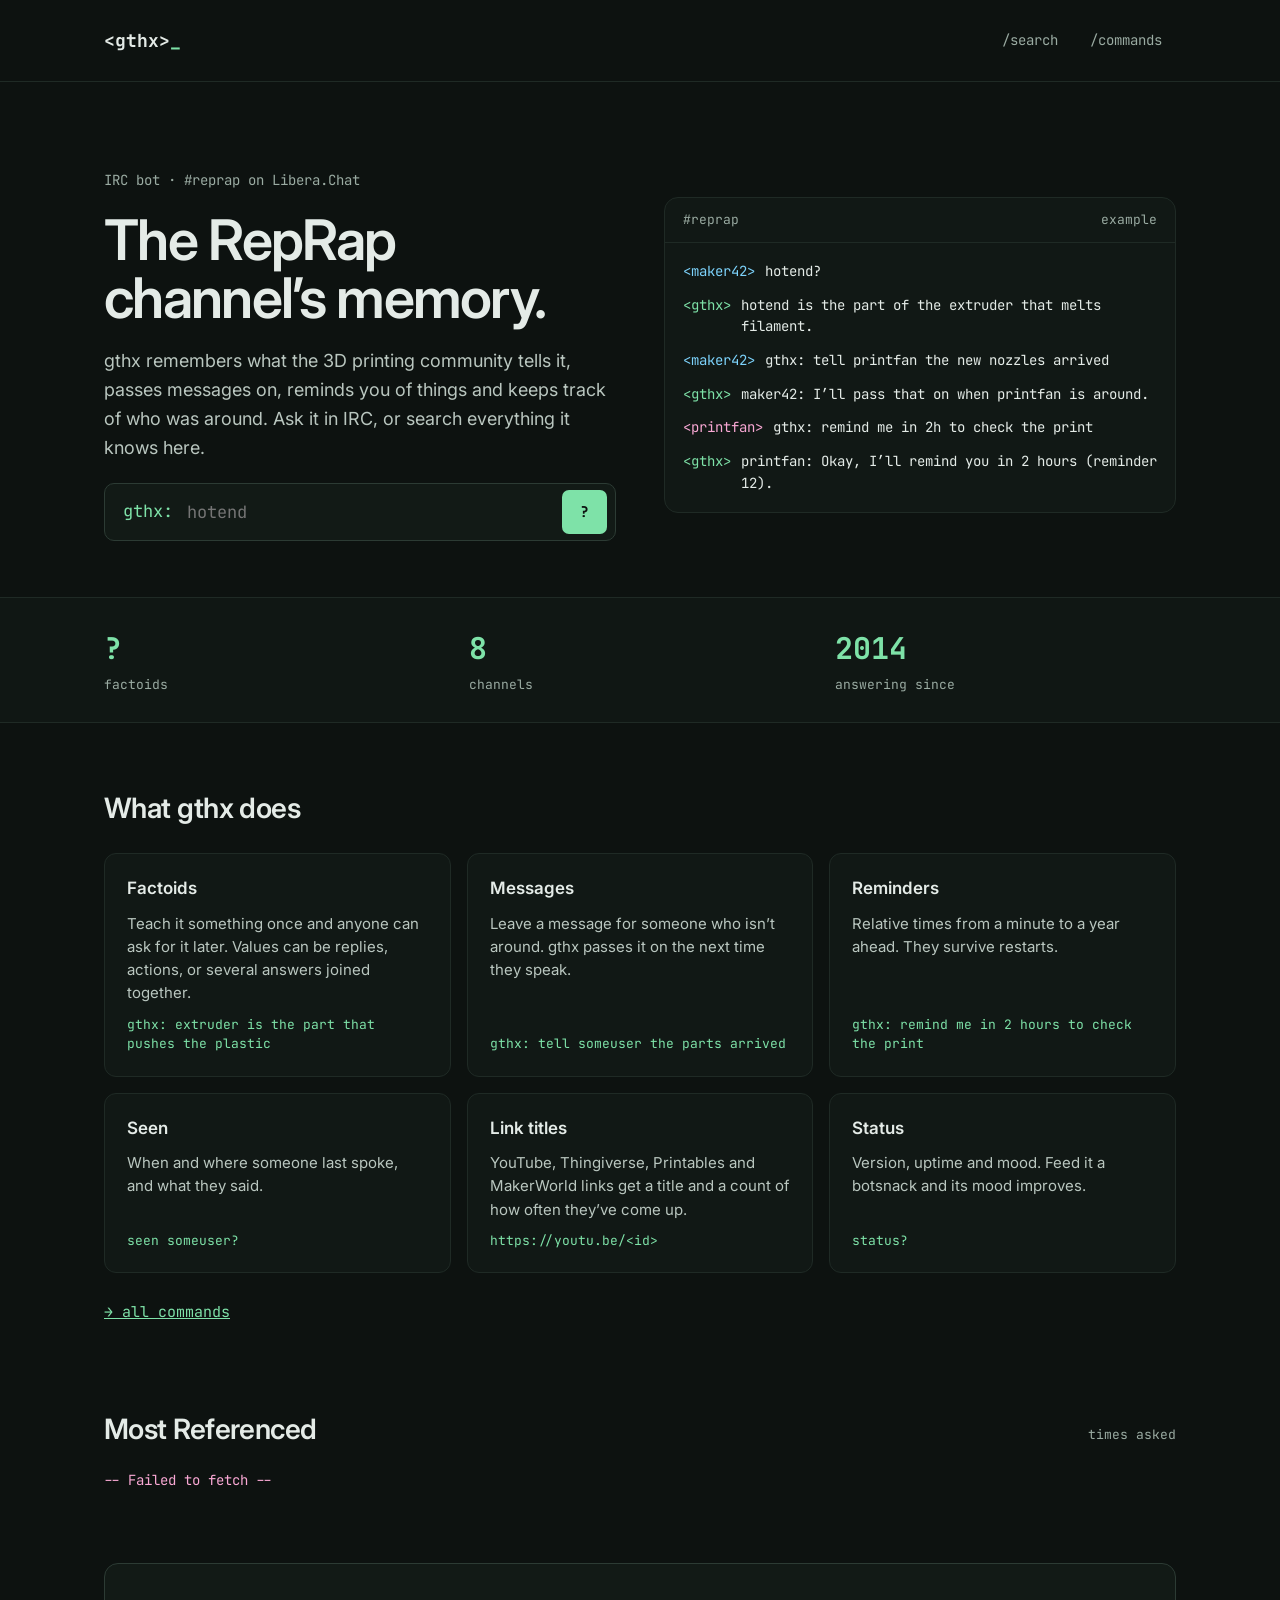
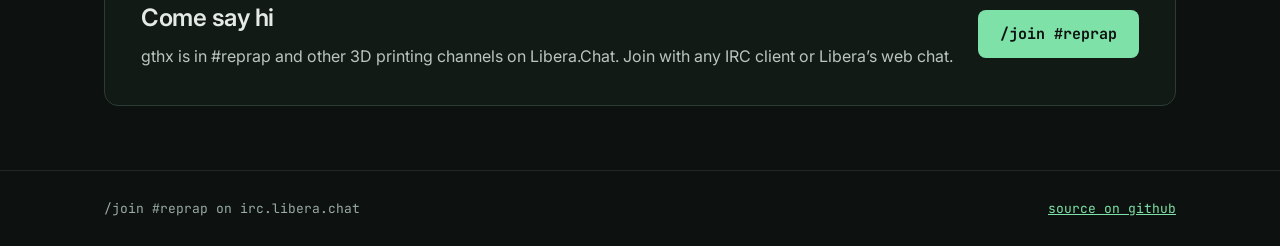
<file: site/index.html>
<!doctype html>
<html lang="en">
<head>
<meta charset="utf-8">
<meta name="viewport" content="width=device-width, initial-scale=1">
<title>gthx · the RepRap channel’s memory</title>
<meta name="description" content="gthx is the factoid bot in #reprap on Libera.Chat. Search everything the 3D printing community has taught it.">
<link rel="icon" href="favicon.ico">
<link rel="preconnect" href="https://fonts.googleapis.com">
<link rel="preconnect" href="https://fonts.gstatic.com" crossorigin>
<link rel="stylesheet" href="https://fonts.googleapis.com/css2?family=JetBrains+Mono:wght@400;500;700&amp;family=Inter:wght@400;500;600&amp;display=swap">
<link rel="stylesheet" href="assets/site.css">
<script src="assets/config.js"></script>
<script src="assets/site.js" defer></script>
</head>
<body data-page="home">
<header class="site-header">
<div class="wrap">
<a class="logo" href="./">&lt;gthx&gt;<span>_</span></a>
<nav class="site-nav" aria-label="Main">
<a href="search.html">/search</a>
<a href="commands.html">/commands</a>
</nav>
</div>
</header>

<main>
<section class="hero">
<div class="wrap">
<div class="hero-text">
<p class="eyebrow">IRC bot · #reprap on Libera.Chat</p>
<h1>The RepRap channel’s memory.</h1>
<p class="lead">gthx remembers what the 3D printing community tells it, passes messages on, reminds you of things and keeps track of who was around. Ask it in IRC, or search everything it knows here.</p>
<form class="search-box" role="search" action="search.html" method="get">
<label for="q">gthx:</label>
<input id="q" name="q" type="search" placeholder="hotend" maxlength="100" autocomplete="off" required>
<button type="submit" aria-label="Search">?</button>
</form>
</div>

<figure class="chat" aria-label="An example conversation with gthx">
<div class="chat-title"><span>#reprap</span><span>example</span></div>
<div class="chat-log">
<p><span class="nick nick-user">&lt;maker42&gt;</span><span>hotend?</span></p>
<p><span class="nick nick-bot">&lt;gthx&gt;</span><span>hotend is the part of the extruder that melts filament.</span></p>
<p><span class="nick nick-user">&lt;maker42&gt;</span><span>gthx: tell printfan the new nozzles arrived</span></p>
<p><span class="nick nick-bot">&lt;gthx&gt;</span><span>maker42: I’ll pass that on when printfan is around.</span></p>
<p><span class="nick nick-other">&lt;printfan&gt;</span><span>gthx: remind me in 2h to check the print</span></p>
<p><span class="nick nick-bot">&lt;gthx&gt;</span><span>printfan: Okay, I’ll remind you in 2 hours (reminder 12).</span></p>
</div>
</figure>
</div>
</section>

<section class="stats" aria-label="Stats">
<div class="wrap">
<div class="stat"><span class="stat-value" id="stat-factoids">…</span><span class="stat-label">factoids</span></div>
<div class="stat"><span class="stat-value">8</span><span class="stat-label">channels</span></div>
<div class="stat"><span class="stat-value">2014</span><span class="stat-label">answering since</span></div>
</div>
</section>

<div class="wrap home-sections">
<section aria-labelledby="what">
<h2 id="what">What gthx does</h2>
<div class="features">
<article class="feature"><h3>Factoids</h3><p>Teach it something once and anyone can ask for it later. Values can be replies, actions, or several answers joined together.</p><code>gthx: extruder is the part that pushes the plastic</code></article>
<article class="feature"><h3>Messages</h3><p>Leave a message for someone who isn’t around. gthx passes it on the next time they speak.</p><code>gthx: tell someuser the parts arrived</code></article>
<article class="feature"><h3>Reminders</h3><p>Relative times from a minute to a year ahead. They survive restarts.</p><code>gthx: remind me in 2 hours to check the print</code></article>
<article class="feature"><h3>Seen</h3><p>When and where someone last spoke, and what they said.</p><code>seen someuser?</code></article>
<article class="feature"><h3>Link titles</h3><p>YouTube, Thingiverse, Printables and MakerWorld links get a title and a count of how often they’ve come up.</p><code>https://youtu.be/&lt;id&gt;</code></article>
<article class="feature"><h3>Status</h3><p>Version, uptime and mood. Feed it a botsnack and its mood improves.</p><code>status?</code></article>
</div>
<a class="more-link" href="commands.html">→ all commands</a>
</section>

<section aria-labelledby="top">
<div class="section-head">
<h2 id="top">Most Referenced</h2>
<span class="note">times asked</span>
</div>
<p class="status" id="top-status">-- loading --</p>
<ol class="ranked top-grid" id="top-list"></ol>
</section>

<section class="join" aria-labelledby="join">
<div>
<h2 id="join">Come say hi</h2>
<p>gthx is in #reprap and other 3D printing channels on Libera.Chat. Join with any IRC client or Libera’s web chat.</p>
</div>
<a class="button" href="https://web.libera.chat/#reprap">/join #reprap</a>
</section>
</div>
</main>

<footer class="site-footer">
<div class="wrap">
<span>/join #reprap on irc.libera.chat</span>
<a href="https://github.com/gunnbr/GthxNetBot">source on github</a>
</div>
</footer>
</body>
</html>
</file>
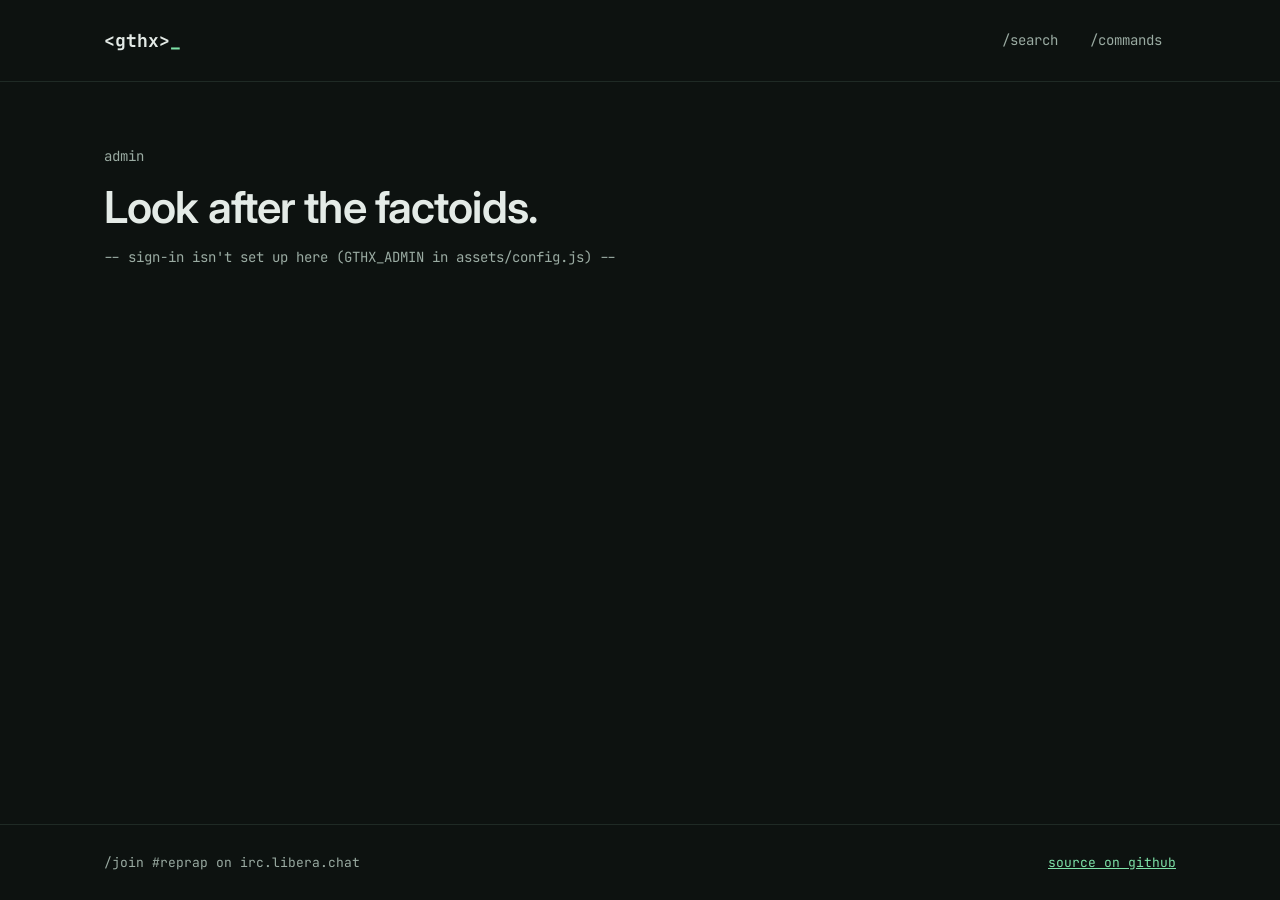
<file: site/admin.html>
<!doctype html>
<html lang="en">
<head>
<meta charset="utf-8">
<meta name="viewport" content="width=device-width, initial-scale=1">
<title>Admin · gthx</title>
<meta name="robots" content="noindex">
<link rel="icon" href="favicon.ico">
<link rel="preconnect" href="https://fonts.googleapis.com">
<link rel="preconnect" href="https://fonts.gstatic.com" crossorigin>
<link rel="stylesheet" href="https://fonts.googleapis.com/css2?family=JetBrains+Mono:wght@400;500;700&amp;family=Inter:wght@400;500;600&amp;display=swap">
<link rel="stylesheet" href="assets/site.css">
<script src="assets/config.js"></script>
<script src="assets/admin.js" defer></script>
</head>
<body data-page="admin">
<header class="site-header">
<div class="wrap">
<a class="logo" href="./">&lt;gthx&gt;<span>_</span></a>
<nav class="site-nav" aria-label="Main">
<a href="search.html">/search</a>
<a href="commands.html">/commands</a>
</nav>
</div>
</header>

<main>
<section class="doc-head">
<div class="wrap">
<p class="eyebrow">admin</p>
<h1>Look after the factoids.</h1>
<div class="admin-account">
<p class="status" id="account-status" aria-live="polite">-- checking sign-in --</p>
<button type="button" class="button" id="sign-in" hidden>sign in</button>
<button type="button" class="button button-quiet" id="sign-out" hidden>sign out</button>
</div>
</div>
</section>

<div class="wrap admin-body" id="admin-panels" hidden>
<p class="status" id="action-status" aria-live="polite" hidden></p>

<section class="admin-panel" aria-labelledby="find-heading">
<h2 id="find-heading">/find</h2>
<p class="intro">Search items and values. You can change a value even when its item is locked; locking stops the bot from changing or forgetting it.</p>
<form class="search-box" id="find-form" role="search">
<label for="find-q">gthx:</label>
<input id="find-q" name="q" type="search" placeholder="hotend" maxlength="100" autocomplete="off" required>
<button type="submit" aria-label="Search">?</button>
</form>
<p class="status" id="find-status" hidden></p>
<div id="find-results"></div>
</section>

<section class="admin-panel" aria-labelledby="long-heading">
<h2 id="long-heading">/too-long</h2>
<p class="intro">Items longer than the 30 characters the bot now allows. Most were set by accident, like a sentence that happened to contain “is”.</p>
<div class="admin-actions">
<button type="button" class="button button-quiet" id="long-load">load them</button>
<label class="admin-check" hidden id="long-all-label"><input type="checkbox" id="long-all"> select all</label>
<button type="button" class="button button-danger" id="long-delete" hidden disabled>delete selected</button>
</div>
<p class="status" id="long-status" hidden></p>
<div id="long-results"></div>
</section>

<section class="admin-panel" aria-labelledby="keywords-heading">
<h2 id="keywords-heading">/keywords</h2>
<p class="intro">When someone on IRC says one of these words, the bot emails you, so you hear about it even when you're offline. Case doesn't matter.</p>
<form class="search-box" id="keyword-form">
<label for="keyword-new">keyword:</label>
<input id="keyword-new" name="keyword" type="text" placeholder="gthx" maxlength="60" autocomplete="off" required>
<button type="submit" aria-label="Add keyword">+</button>
</form>
<p class="status" id="keyword-status" hidden></p>
<div id="keyword-results"></div>
</section>
</div>
</main>

<footer class="site-footer">
<div class="wrap">
<span>/join #reprap on irc.libera.chat</span>
<a href="https://github.com/gunnbr/GthxWebsite">source on github</a>
</div>
</footer>
</body>
</html>
</file>
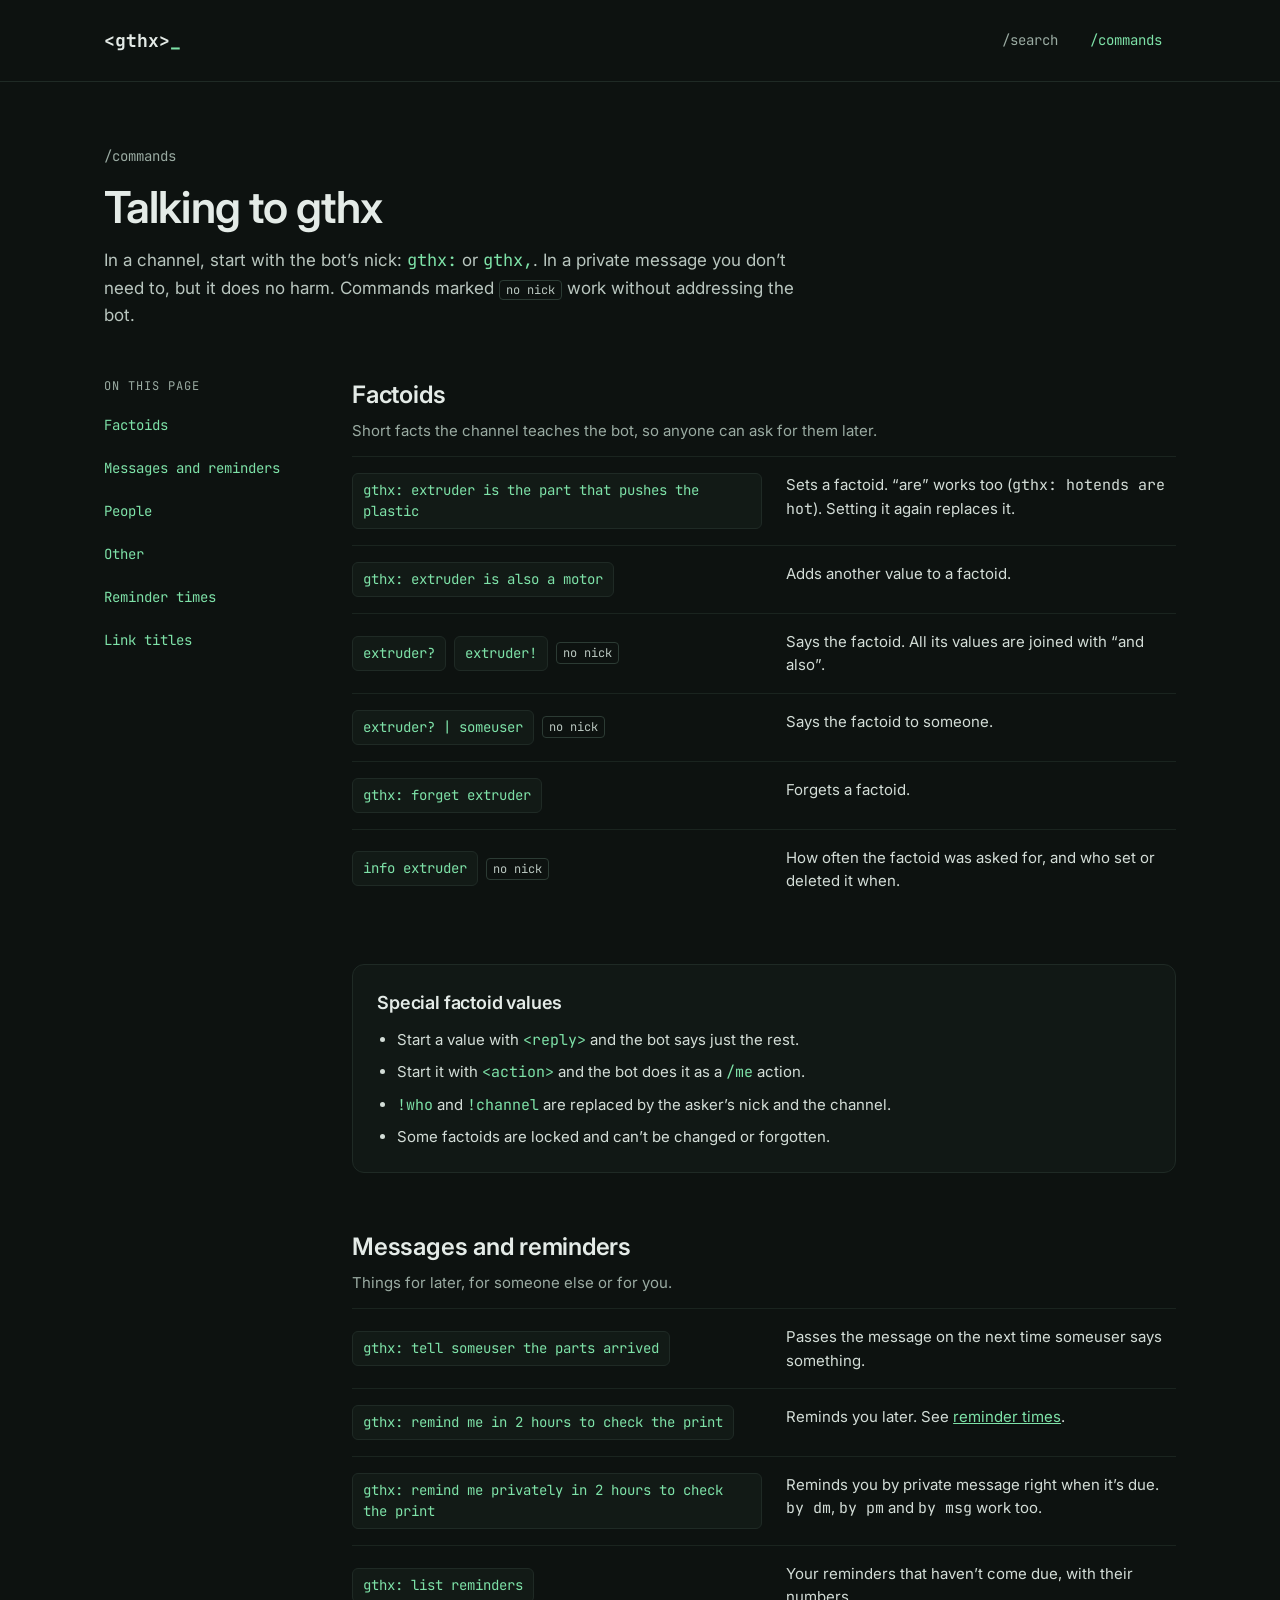
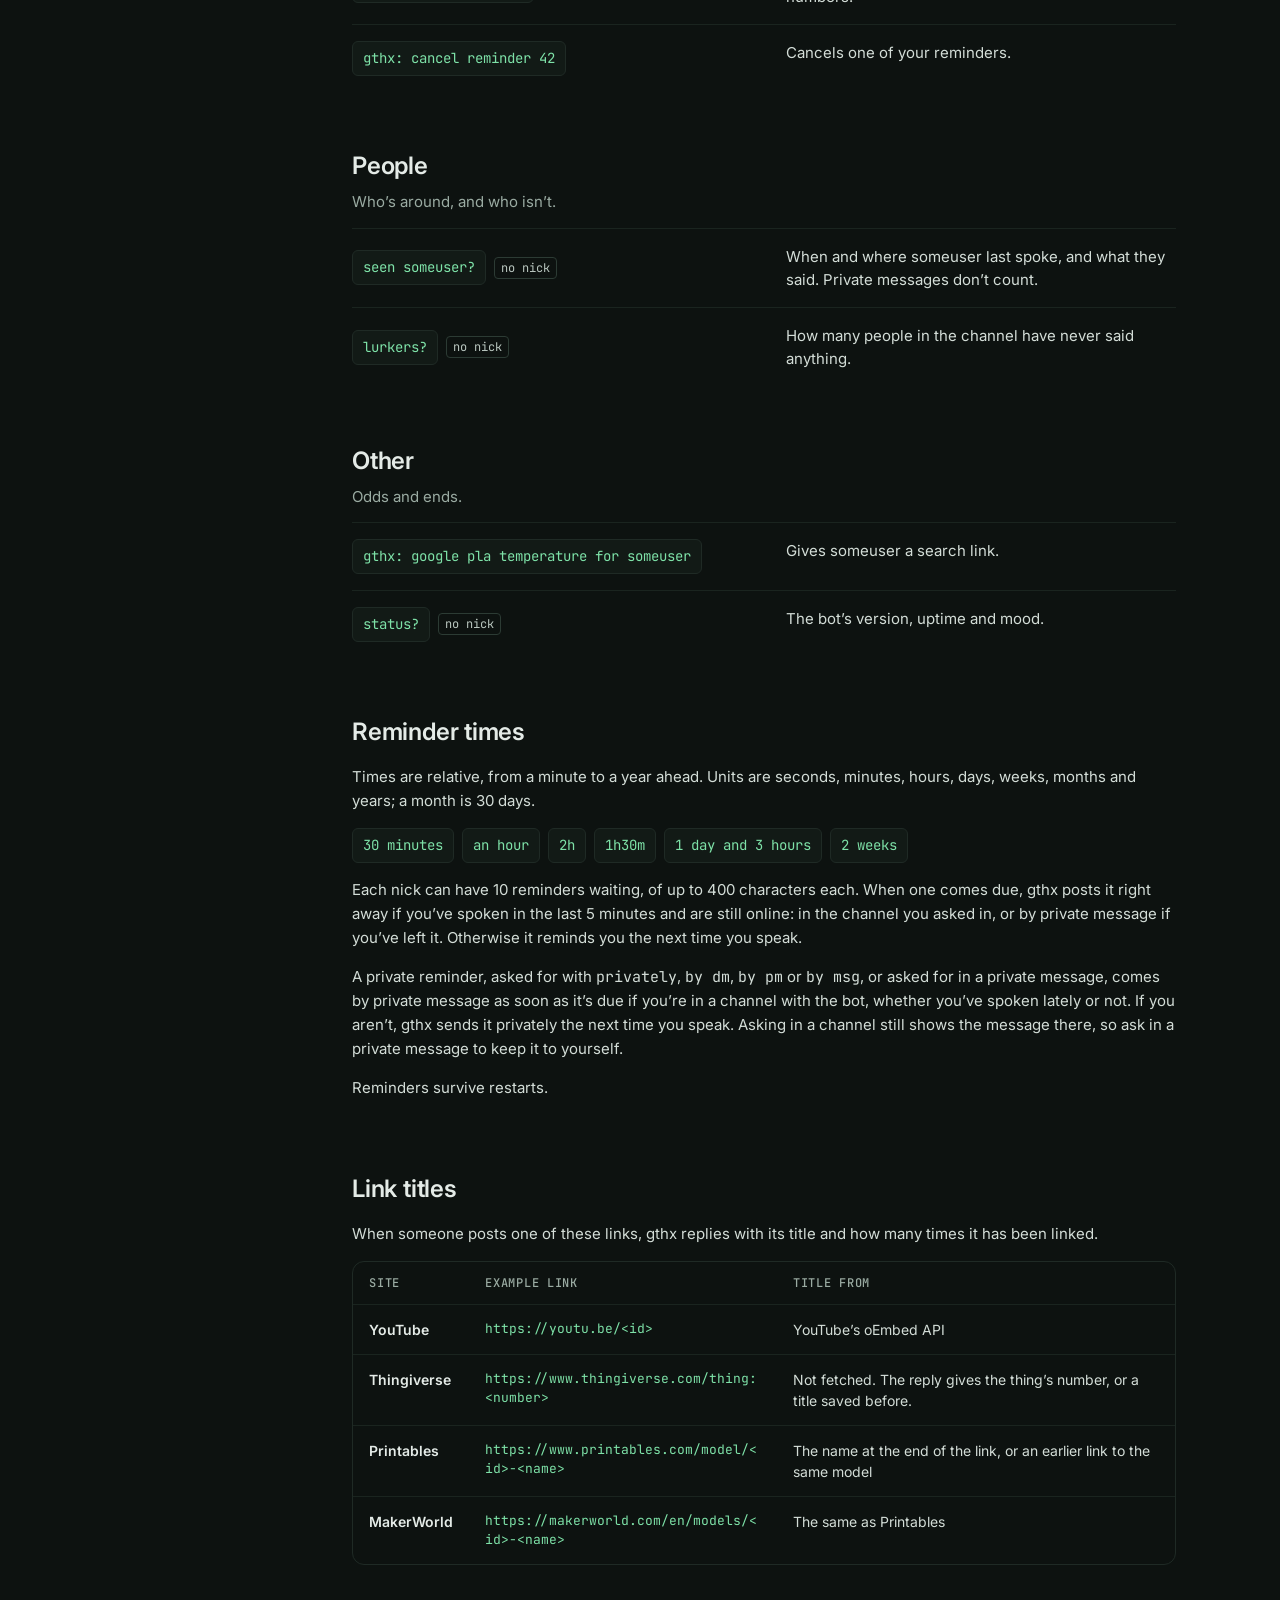
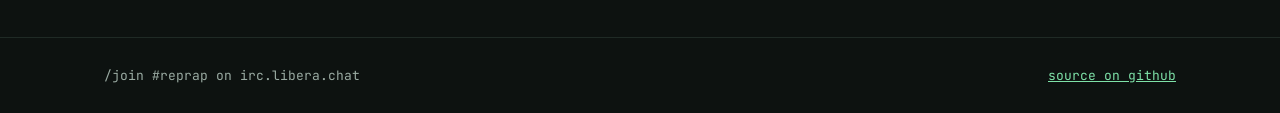
<file: site/commands.html>
<!doctype html>
<html lang="en">
<head>
<meta charset="utf-8">
<meta name="viewport" content="width=device-width, initial-scale=1">
<title>Commands · gthx</title>
<meta name="description" content="Every command the gthx IRC bot understands: factoids, messages, reminders, seen and more.">
<link rel="icon" href="favicon.ico">
<link rel="preconnect" href="https://fonts.googleapis.com">
<link rel="preconnect" href="https://fonts.gstatic.com" crossorigin>
<link rel="stylesheet" href="https://fonts.googleapis.com/css2?family=JetBrains+Mono:wght@400;500;700&amp;family=Inter:wght@400;500;600&amp;display=swap">
<link rel="stylesheet" href="assets/site.css">
</head>
<body data-page="commands">
<header class="site-header">
<div class="wrap">
<a class="logo" href="./">&lt;gthx&gt;<span>_</span></a>
<nav class="site-nav" aria-label="Main">
<a href="search.html">/search</a>
<a href="commands.html" aria-current="page">/commands</a>
</nav>
</div>
</header>

<main>
<!-- Keep in step with the "Using the bot" section of GthxNetBot's README. -->
<section class="doc-head">
<div class="wrap">
<p class="eyebrow">/commands</p>
<h1>Talking to gthx</h1>
<p class="lead">In a channel, start with the bot’s nick: <code>gthx:</code> or <code>gthx,</code>. In a private message you don’t need to, but it does no harm. Commands marked <span class="chip">no nick</span> work without addressing the bot.</p>
</div>
</section>

<div class="wrap doc-body">
<nav class="toc" aria-label="On this page">
<p>On this page</p>
<a href="#factoids">Factoids</a>
<a href="#messages">Messages and reminders</a>
<a href="#people">People</a>
<a href="#other">Other</a>
<a href="#reminder-times">Reminder times</a>
<a href="#links">Link titles</a>
</nav>

<div class="doc">
<section id="factoids" aria-labelledby="factoids-h">
<h2 id="factoids-h">Factoids</h2>
<p class="intro">Short facts the channel teaches the bot, so anyone can ask for them later.</p>
<dl class="commands">
<div class="command"><dt><code class="cmd">gthx: extruder is the part that pushes the plastic</code></dt><dd>Sets a factoid. “are” works too (<code>gthx: hotends are hot</code>). Setting it again replaces it.</dd></div>
<div class="command"><dt><code class="cmd">gthx: extruder is also a motor</code></dt><dd>Adds another value to a factoid.</dd></div>
<div class="command"><dt><code class="cmd">extruder?</code> <code class="cmd">extruder!</code> <span class="chip">no nick</span></dt><dd>Says the factoid. All its values are joined with “and also”.</dd></div>
<div class="command"><dt><code class="cmd">extruder? | someuser</code> <span class="chip">no nick</span></dt><dd>Says the factoid to someone.</dd></div>
<div class="command"><dt><code class="cmd">gthx: forget extruder</code></dt><dd>Forgets a factoid.</dd></div>
<div class="command"><dt><code class="cmd">info extruder</code> <span class="chip">no nick</span></dt><dd>How often the factoid was asked for, and who set or deleted it when.</dd></div>
</dl>
</section>

<section class="box" aria-labelledby="values-h">
<h2 id="values-h">Special factoid values</h2>
<ul>
<li>Start a value with <code>&lt;reply&gt;</code> and the bot says just the rest.</li>
<li>Start it with <code>&lt;action&gt;</code> and the bot does it as a <code>/me</code> action.</li>
<li><code>!who</code> and <code>!channel</code> are replaced by the asker’s nick and the channel.</li>
<li>Some factoids are locked and can’t be changed or forgotten.</li>
</ul>
</section>

<section id="messages" aria-labelledby="messages-h">
<h2 id="messages-h">Messages and reminders</h2>
<p class="intro">Things for later, for someone else or for you.</p>
<dl class="commands">
<div class="command"><dt><code class="cmd">gthx: tell someuser the parts arrived</code></dt><dd>Passes the message on the next time someuser says something.</dd></div>
<div class="command"><dt><code class="cmd">gthx: remind me in 2 hours to check the print</code></dt><dd>Reminds you later. See <a href="#reminder-times">reminder times</a>.</dd></div>
<div class="command"><dt><code class="cmd">gthx: remind me privately in 2 hours to check the print</code></dt><dd>Reminds you by private message right when it’s due. <code>by dm</code>, <code>by pm</code> and <code>by msg</code> work too.</dd></div>
<div class="command"><dt><code class="cmd">gthx: list reminders</code></dt><dd>Your reminders that haven’t come due, with their numbers.</dd></div>
<div class="command"><dt><code class="cmd">gthx: cancel reminder 42</code></dt><dd>Cancels one of your reminders.</dd></div>
</dl>
</section>

<section id="people" aria-labelledby="people-h">
<h2 id="people-h">People</h2>
<p class="intro">Who’s around, and who isn’t.</p>
<dl class="commands">
<div class="command"><dt><code class="cmd">seen someuser?</code> <span class="chip">no nick</span></dt><dd>When and where someuser last spoke, and what they said. Private messages don’t count.</dd></div>
<div class="command"><dt><code class="cmd">lurkers?</code> <span class="chip">no nick</span></dt><dd>How many people in the channel have never said anything.</dd></div>
</dl>
</section>

<section id="other" aria-labelledby="other-h">
<h2 id="other-h">Other</h2>
<p class="intro">Odds and ends.</p>
<dl class="commands">
<div class="command"><dt><code class="cmd">gthx: google pla temperature for someuser</code></dt><dd>Gives someuser a search link.</dd></div>
<div class="command"><dt><code class="cmd">status?</code> <span class="chip">no nick</span></dt><dd>The bot’s version, uptime and mood.</dd></div>
</dl>
</section>

<section id="reminder-times" aria-labelledby="times-h">
<h2 id="times-h">Reminder times</h2>
<p>Times are relative, from a minute to a year ahead. Units are seconds, minutes, hours, days, weeks, months and years; a month is 30 days.</p>
<div class="examples">
<code class="cmd">30 minutes</code><code class="cmd">an hour</code><code class="cmd">2h</code><code class="cmd">1h30m</code><code class="cmd">1 day and 3 hours</code><code class="cmd">2 weeks</code>
</div>
<p>Each nick can have 10 reminders waiting, of up to 400 characters each. When one comes due, gthx posts it right away if you’ve spoken in the last 5 minutes and are still online: in the channel you asked in, or by private message if you’ve left it. Otherwise it reminds you the next time you speak.</p>
<p>A private reminder, asked for with <code>privately</code>, <code>by dm</code>, <code>by pm</code> or <code>by msg</code>, or asked for in a private message, comes by private message as soon as it’s due if you’re in a channel with the bot, whether you’ve spoken lately or not. If you aren’t, gthx sends it privately the next time you speak. Asking in a channel still shows the message there, so ask in a private message to keep it to yourself.</p>
<p>Reminders survive restarts.</p>
</section>

<section id="links" aria-labelledby="links-h">
<h2 id="links-h">Link titles</h2>
<p>When someone posts one of these links, gthx replies with its title and how many times it has been linked.</p>
<div class="table-scroll">
<table>
<thead><tr><th scope="col">Site</th><th scope="col">Example link</th><th scope="col">Title from</th></tr></thead>
<tbody>
<tr><th scope="row">YouTube</th><td class="link">https://youtu.be/&lt;id&gt;</td><td>YouTube’s oEmbed API</td></tr>
<tr><th scope="row">Thingiverse</th><td class="link">https://www.thingiverse.com/thing:&lt;number&gt;</td><td>Not fetched. The reply gives the thing’s number, or a title saved before.</td></tr>
<tr><th scope="row">Printables</th><td class="link">https://www.printables.com/model/&lt;id&gt;-&lt;name&gt;</td><td>The name at the end of the link, or an earlier link to the same model</td></tr>
<tr><th scope="row">MakerWorld</th><td class="link">https://makerworld.com/en/models/&lt;id&gt;-&lt;name&gt;</td><td>The same as Printables</td></tr>
</tbody>
</table>
</div>
</section>
</div>
</div>
</main>

<footer class="site-footer">
<div class="wrap">
<span>/join #reprap on irc.libera.chat</span>
<a href="https://github.com/gunnbr/GthxNetBot">source on github</a>
</div>
</footer>
</body>
</html>
</file>
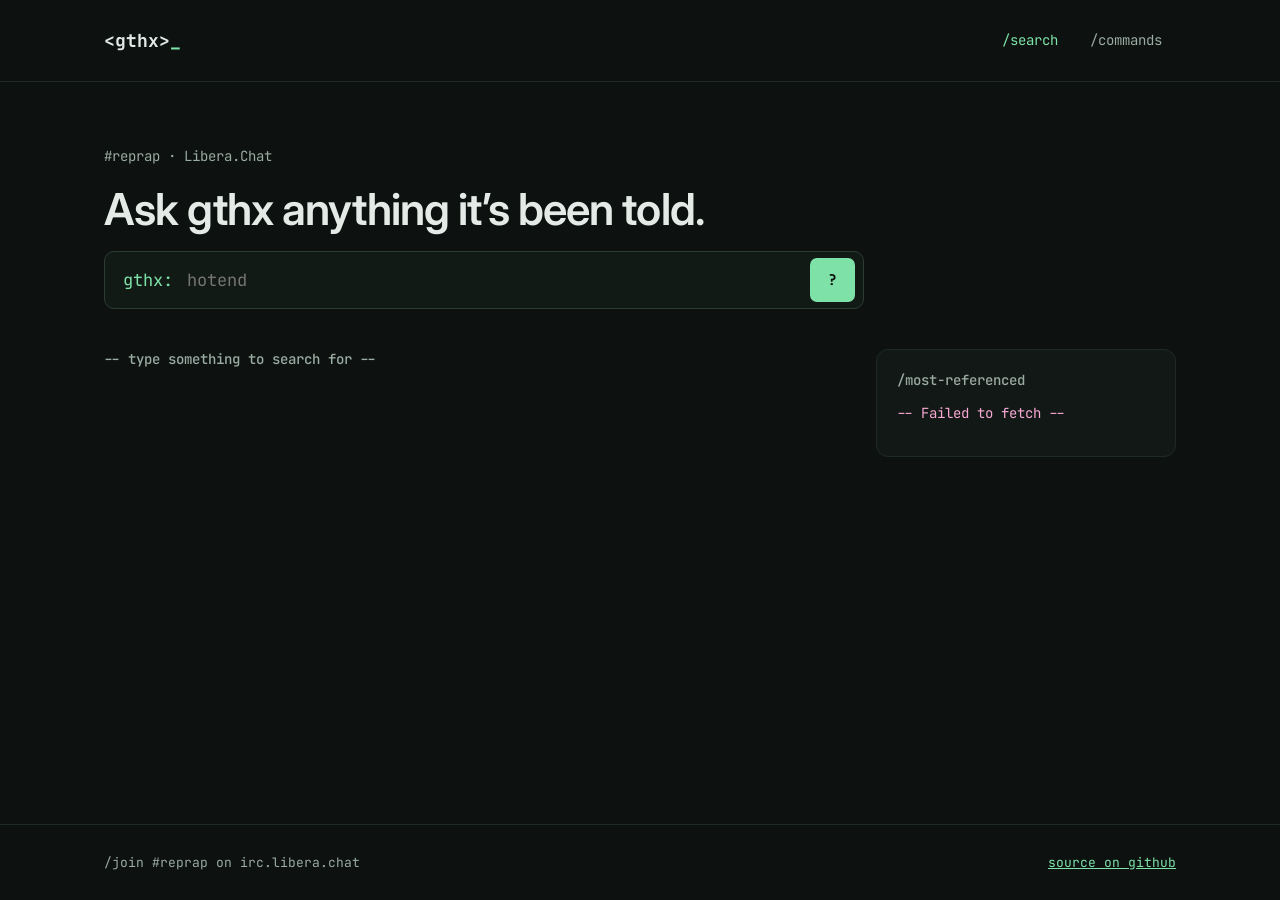
<file: site/search.html>
<!doctype html>
<html lang="en">
<head>
<meta charset="utf-8">
<meta name="viewport" content="width=device-width, initial-scale=1">
<title>Search · gthx</title>
<meta name="description" content="Search the factoids the #reprap community has taught the gthx IRC bot.">
<link rel="icon" href="favicon.ico">
<link rel="preconnect" href="https://fonts.googleapis.com">
<link rel="preconnect" href="https://fonts.gstatic.com" crossorigin>
<link rel="stylesheet" href="https://fonts.googleapis.com/css2?family=JetBrains+Mono:wght@400;500;700&amp;family=Inter:wght@400;500;600&amp;display=swap">
<link rel="stylesheet" href="assets/site.css">
<script src="assets/config.js"></script>
<script src="assets/site.js" defer></script>
</head>
<body data-page="search">
<header class="site-header">
<div class="wrap">
<a class="logo" href="./">&lt;gthx&gt;<span>_</span></a>
<nav class="site-nav" aria-label="Main">
<a href="search.html" aria-current="page">/search</a>
<a href="commands.html">/commands</a>
</nav>
</div>
</header>

<main>
<section class="search-head">
<div class="wrap">
<p class="eyebrow">#reprap · Libera.Chat</p>
<h1>Ask gthx anything it’s been told.</h1>
<form class="search-box" role="search" action="search.html" method="get">
<label for="q">gthx:</label>
<input id="q" name="q" type="search" placeholder="hotend" maxlength="100" autocomplete="off" required>
<button type="submit" aria-label="Search">?</button>
</form>
</div>
</section>

<div class="wrap search-body">
<section class="results" aria-labelledby="results-heading" aria-live="polite">
<h2 id="results-heading">-- searching --</h2>
<p class="status" id="results-status">-- loading --</p>
<div id="results"></div>
</section>

<aside class="sidebar" aria-labelledby="top-heading">
<h2 id="top-heading">/most-referenced</h2>
<p class="status" id="top-status">-- loading --</p>
<ol class="ranked" id="top-list"></ol>
</aside>
</div>
</main>

<footer class="site-footer">
<div class="wrap">
<span>/join #reprap on irc.libera.chat</span>
<a href="https://github.com/gunnbr/GthxNetBot">source on github</a>
</div>
</footer>
</body>
</html>
</file>
<file: site/assets/site.css>
/* gthx.net: direction B ("Terminal"). Dark, monospace accents, IRC-flavoured. */

:root {
  --bg: #0d1210;
  --panel: #111815;
  --field: #121a16;
  --band: #101714;
  --line: #1f2a25;
  --line-soft: #1a241f;
  --line-strong: #2c3b34;
  --text: #e4ebe7;
  --text-soft: #d3ddd7;
  --text-muted: #b9c6bf;
  --text-faint: #9aaba2;
  --accent: #7ee2a8;
  --accent-hover: #b7f5cf;
  --nick-user: #7dd3fc;
  --nick-other: #f9a8d4;
  --mono: "JetBrains Mono", ui-monospace, SFMono-Regular, Menlo, Consolas, monospace;
  --sans: Inter, system-ui, -apple-system, "Segoe UI", sans-serif;
  color-scheme: dark;
}

*, *::before, *::after { box-sizing: border-box; }

/* Some components set display, which would otherwise beat the hidden attribute. */
[hidden] { display: none !important; }

html { -webkit-text-size-adjust: 100%; }

body {
  margin: 0;
  background: var(--bg);
  color: var(--text);
  font-family: var(--sans);
  line-height: 1.5;
  min-height: 100vh;
  display: flex;
  flex-direction: column;
}

body > main { flex: 1; }

a { color: var(--accent); }
a:hover { color: var(--accent-hover); }
a:focus-visible, button:focus-visible, input:focus-visible {
  outline: 2px solid var(--accent);
  outline-offset: 2px;
}

code, .mono { font-family: var(--mono); }

.wrap { max-width: 1120px; margin: 0 auto; padding-left: 24px; padding-right: 24px; }

.visually-hidden {
  position: absolute; width: 1px; height: 1px; overflow: hidden;
  clip: rect(0 0 0 0); white-space: nowrap;
}

/* Header and footer */

.site-header { border-bottom: 1px solid var(--line); }
.site-header .wrap {
  padding-top: 18px; padding-bottom: 18px;
  display: flex; flex-wrap: wrap; align-items: center; justify-content: space-between; gap: 16px;
}
.logo {
  font-family: var(--mono); font-weight: 700; font-size: 18px;
  color: var(--text); text-decoration: none;
}
.logo span { color: var(--accent); }
.site-nav { display: flex; flex-wrap: wrap; gap: 4px; font-family: var(--mono); font-size: 14px; }
.site-nav a { padding: 12px 14px; color: var(--text-faint); text-decoration: none; }
.site-nav a:hover { color: var(--text); }
.site-nav a[aria-current="page"] { color: var(--accent); }

.site-footer { border-top: 1px solid var(--line); margin-top: 32px; }
.site-footer .wrap {
  padding-top: 28px; padding-bottom: 28px;
  display: flex; flex-wrap: wrap; justify-content: space-between; gap: 12px;
  font-family: var(--mono); font-size: 13px; color: var(--text-faint);
}

/* Shared pieces */

.eyebrow { margin: 0; font-family: var(--mono); font-size: 14px; color: var(--text-faint); }
h1 { margin: 0; font-weight: 600; letter-spacing: -0.02em; line-height: 1.1; font-size: clamp(34px, 6vw, 44px); }
h2 { margin: 0; font-weight: 600; letter-spacing: -0.02em; }
.lead { margin: 0; font-size: 18px; line-height: 1.6; color: var(--text-muted); max-width: 640px; }

.search-box {
  display: flex; align-items: center; gap: 12px; max-width: 760px;
  border: 1px solid var(--line-strong); border-radius: 10px; background: var(--field);
  padding: 0 8px 0 18px;
}
.search-box:focus-within { border-color: var(--accent); }
.search-box label { font-family: var(--mono); font-size: 17px; color: var(--accent); white-space: nowrap; }
.search-box input {
  flex: 1; min-width: 0; height: 56px; border: 0; background: transparent; color: var(--text);
  font-family: var(--mono); font-size: 17px;
}
.search-box input:focus { outline: none; }
.search-box button {
  height: 44px; padding: 0 18px; border: 0; border-radius: 7px; cursor: pointer;
  background: var(--accent); color: var(--bg);
  font-family: var(--mono); font-size: 15px; font-weight: 700;
}
.search-box button:hover { background: var(--accent-hover); }

.status { margin: 0; font-family: var(--mono); font-size: 14px; color: var(--text-faint); }
.status.error { color: var(--nick-other); }

.chip {
  font-family: var(--mono); font-size: 12px; color: var(--text-muted);
  border: 1px solid var(--line-strong); border-radius: 4px; padding: 1px 6px; white-space: nowrap;
}

.cmd {
  font-family: var(--mono); font-size: 14px; color: var(--accent);
  background: var(--field); border: 1px solid var(--line); border-radius: 6px; padding: 6px 10px;
  overflow-wrap: anywhere;
}

/* Ranked factoid list (home and search sidebar) */

.ranked { margin: 0; padding: 0; list-style: none; font-family: var(--mono); font-size: 15px; }
.ranked li { display: flex; align-items: center; gap: 12px; padding: 12px 0; border-bottom: 1px solid var(--line-soft); }
.ranked .rank { color: var(--text-faint); width: 28px; flex: 0 0 auto; }
.ranked a { flex: 1; min-width: 0; text-decoration: none; overflow-wrap: anywhere; }
.ranked .count { color: var(--text-faint); font-size: 13px; }

/* Home */

.hero .wrap {
  padding-top: 88px; padding-bottom: 56px;
  display: grid; grid-template-columns: repeat(auto-fit, minmax(min(100%, 440px), 1fr)); gap: 48px; align-items: center;
}
.hero-text { display: flex; flex-direction: column; gap: 20px; }
.hero h1 { font-size: clamp(38px, 7vw, 56px); line-height: 1.04; letter-spacing: -0.03em; }
.hero .lead { max-width: 520px; }

.chat { margin: 0; border: 1px solid var(--line); border-radius: 14px; background: var(--panel); overflow: hidden; }
.chat-title {
  display: flex; justify-content: space-between; padding: 12px 18px; border-bottom: 1px solid var(--line);
  font-family: var(--mono); font-size: 13px; color: var(--text-faint);
}
.chat-log { padding: 18px; display: flex; flex-direction: column; gap: 12px; font-family: var(--mono); font-size: 14px; line-height: 1.55; }
.chat-log p { margin: 0; display: flex; gap: 10px; }
.chat-log .nick { flex: 0 0 auto; }
.nick-user { color: var(--nick-user); }
.nick-other { color: var(--nick-other); }
.nick-bot { color: var(--accent); }

.stats { border-top: 1px solid var(--line); border-bottom: 1px solid var(--line); background: var(--band); }
.stats .wrap {
  padding-top: 28px; padding-bottom: 28px;
  display: grid; grid-template-columns: repeat(auto-fit, minmax(min(100%, 200px), 1fr)); gap: 24px;
  font-family: var(--mono);
}
.stat { display: flex; flex-direction: column; gap: 4px; }
.stat-value { font-size: 30px; font-weight: 700; color: var(--accent); }
.stat-label { font-size: 13px; color: var(--text-faint); }

.home-sections { padding-top: 64px; padding-bottom: 32px; display: flex; flex-direction: column; gap: 72px; }
.home-sections h2 { font-size: 28px; }
.section-head { display: flex; flex-wrap: wrap; align-items: baseline; justify-content: space-between; gap: 8px; margin-bottom: 20px; }
.section-head .note { font-family: var(--mono); font-size: 13px; color: var(--text-faint); }

.features { display: grid; grid-template-columns: repeat(auto-fill, minmax(min(100%, 320px), 1fr)); gap: 16px; margin-top: 24px; }
.feature { border: 1px solid var(--line); border-radius: 12px; padding: 22px; background: var(--panel); display: flex; flex-direction: column; gap: 10px; }
.feature h3 { margin: 0; font-size: 17px; font-weight: 600; }
.feature p { margin: 0; font-size: 15px; line-height: 1.55; color: var(--text-muted); flex: 1; }
.feature code { font-size: 13px; color: var(--accent); overflow-wrap: anywhere; }
.more-link { display: inline-block; margin-top: 16px; padding: 12px 0; font-family: var(--mono); font-size: 15px; }

.top-grid { display: grid; grid-template-columns: repeat(auto-fill, minmax(min(100%, 480px), 1fr)); column-gap: 40px; }

.join {
  border: 1px solid var(--line-strong); border-radius: 14px; padding: 36px; background: var(--field);
  display: flex; flex-wrap: wrap; align-items: center; justify-content: space-between; gap: 24px;
}
.join div { display: flex; flex-direction: column; gap: 8px; flex: 1 1 420px; min-width: 0; }
.join h2 { font-size: 24px; }
.join p { margin: 0; font-size: 16px; line-height: 1.55; color: var(--text-muted); }
.button {
  display: inline-flex; align-items: center; height: 48px; padding: 0 22px; border-radius: 8px;
  background: var(--accent); color: var(--bg); text-decoration: none;
  font-family: var(--mono); font-weight: 700; font-size: 15px;
}
.button:hover { background: var(--accent-hover); color: var(--bg); }

/* Search */

.search-head .wrap { padding-top: 64px; padding-bottom: 32px; display: flex; flex-direction: column; gap: 18px; }

.search-body { display: flex; flex-wrap: wrap; gap: 40px; align-items: flex-start; padding-top: 8px; padding-bottom: 32px; }
.results { flex: 999 1 560px; min-width: 0; display: flex; flex-direction: column; }
.results h2 { margin: 0 0 12px; font-family: var(--mono); font-size: 14px; font-weight: 500; color: var(--text-faint); letter-spacing: 0; }
.result {
  display: flex; flex-wrap: wrap; gap: 4px 14px; padding: 14px 0; border-bottom: 1px solid var(--line-soft);
  font-family: var(--mono); font-size: 15px; line-height: 1.6;
}
.result time { color: var(--text-faint); min-width: 92px; }
.result-body { flex: 1 1 400px; min-width: 0; overflow-wrap: anywhere; }
.result h3 { display: inline; margin: 0; font-size: 15px; font-weight: 700; }
.result h3 a { color: var(--accent); text-decoration: none; }
.result .verb { color: var(--text-faint); }
.result .by { margin: 4px 0 0; font-size: 13px; color: var(--text-faint); }

.sidebar {
  flex: 1 1 300px; min-width: 0; border: 1px solid var(--line); border-radius: 12px; padding: 20px; background: var(--panel);
  display: flex; flex-direction: column; gap: 12px;
}
.sidebar h2 { font-family: var(--mono); font-size: 14px; font-weight: 500; color: var(--text-faint); letter-spacing: 0; }

/* Commands */

.doc-head .wrap { padding-top: 64px; padding-bottom: 32px; display: flex; flex-direction: column; gap: 16px; }
.doc-head .lead { font-size: 17px; max-width: 720px; }
.doc-head code { color: var(--accent); }

.doc-body { display: flex; flex-wrap: wrap; gap: 48px; align-items: flex-start; padding-top: 16px; padding-bottom: 40px; }
.toc { flex: 1 1 200px; min-width: 0; display: flex; flex-direction: column; gap: 2px; font-family: var(--mono); font-size: 14px; }
.toc p { margin: 0 0 8px; font-size: 12px; text-transform: uppercase; letter-spacing: 0.08em; color: var(--text-faint); }
.toc a { padding: 10px 0; text-decoration: none; }
.doc { flex: 999 1 640px; min-width: 0; display: flex; flex-direction: column; gap: 56px; }
.doc section { scroll-margin-top: 24px; }
.doc h2 { font-size: 24px; letter-spacing: -0.01em; margin-bottom: 6px; }
.doc .intro { margin: 0 0 14px; font-size: 15px; line-height: 1.55; color: var(--text-faint); }
.doc p { font-size: 15px; line-height: 1.6; color: var(--text-soft); }
.commands { margin: 0; }
.command { display: flex; flex-wrap: wrap; gap: 8px 24px; padding: 16px 0; border-top: 1px solid var(--line-soft); }
.command dt { flex: 1 1 340px; min-width: 0; display: flex; flex-wrap: wrap; align-items: center; gap: 8px; }
.command dd { flex: 1 1 320px; min-width: 0; margin: 0; font-size: 15px; line-height: 1.55; color: var(--text-soft); }
.box { border: 1px solid var(--line); border-radius: 12px; background: var(--panel); padding: 24px; }
.box h2 { font-size: 18px; }
.box ul { margin: 12px 0 0; padding-left: 20px; display: flex; flex-direction: column; gap: 8px; font-size: 15px; line-height: 1.55; color: var(--text-soft); }
.box code { color: var(--accent); }
.examples { display: flex; flex-wrap: wrap; gap: 8px; margin: 14px 0; }
.table-scroll { overflow-x: auto; border: 1px solid var(--line); border-radius: 12px; margin-top: 14px; }
table { width: 100%; min-width: 560px; border-collapse: collapse; font-size: 14px; }
thead th { text-align: left; padding: 12px 16px; font-family: var(--mono); font-size: 12px; font-weight: 500; text-transform: uppercase; letter-spacing: 0.06em; color: var(--text-faint); }
tbody tr { border-top: 1px solid var(--line-soft); vertical-align: top; }
tbody th { padding: 14px 16px; text-align: left; font-weight: 600; }
tbody td { padding: 14px 16px; color: var(--text-soft); line-height: 1.5; }
tbody td.link { font-family: var(--mono); font-size: 13px; color: var(--accent); overflow-wrap: anywhere; }

/* Admin */

.admin-account { display: flex; flex-wrap: wrap; align-items: center; gap: 16px; }
.button { border: 0; cursor: pointer; }
.button:disabled { opacity: 0.5; cursor: default; }
.button-quiet { background: transparent; color: var(--accent); border: 1px solid var(--line-strong); }
.button-quiet:hover { background: var(--field); color: var(--accent-hover); }
.button-danger { background: var(--nick-other); }
.button-danger:hover:not(:disabled) { background: #fbcfe8; }

.admin-body { display: flex; flex-direction: column; gap: 56px; padding-top: 16px; padding-bottom: 40px; }
.admin-panel { display: flex; flex-direction: column; gap: 14px; }
.admin-panel h2 { font-size: 24px; letter-spacing: -0.01em; }
.admin-panel .intro { margin: 0; font-size: 15px; line-height: 1.55; color: var(--text-faint); max-width: 720px; }
.admin-actions { display: flex; flex-wrap: wrap; align-items: center; gap: 8px; }
.admin-check { display: inline-flex; align-items: center; gap: 8px; min-height: 44px; font-family: var(--mono); font-size: 14px; color: var(--text-muted); }

.admin-factoid { align-items: flex-start; }
.admin-factoid .chip { margin-left: 8px; color: var(--nick-user); border-color: var(--nick-user); }
.admin-factoid .admin-actions { margin-top: 8px; }
.admin-factoid .status { margin-top: 6px; }
.admin-select { width: 20px; height: 20px; margin: 4px 0 0; accent-color: var(--accent); }
.admin-editor {
  display: block; width: 100%; margin: 6px 0; padding: 10px 12px; resize: vertical;
  border: 1px solid var(--line-strong); border-radius: 8px; background: var(--field); color: var(--text);
  font-family: var(--mono); font-size: 15px; line-height: 1.5;
}
.admin-editor:focus { outline: none; border-color: var(--accent); }
.small-button {
  min-height: 36px; padding: 0 12px; border: 1px solid var(--line-strong); border-radius: 6px; cursor: pointer;
  background: transparent; color: var(--text-muted); font-family: var(--mono); font-size: 13px;
}
.small-button:hover:not(:disabled) { color: var(--accent); border-color: var(--accent); }
.small-button:disabled { opacity: 0.5; cursor: default; }
.small-button.danger:hover:not(:disabled) { color: var(--nick-other); border-color: var(--nick-other); }
</file>
